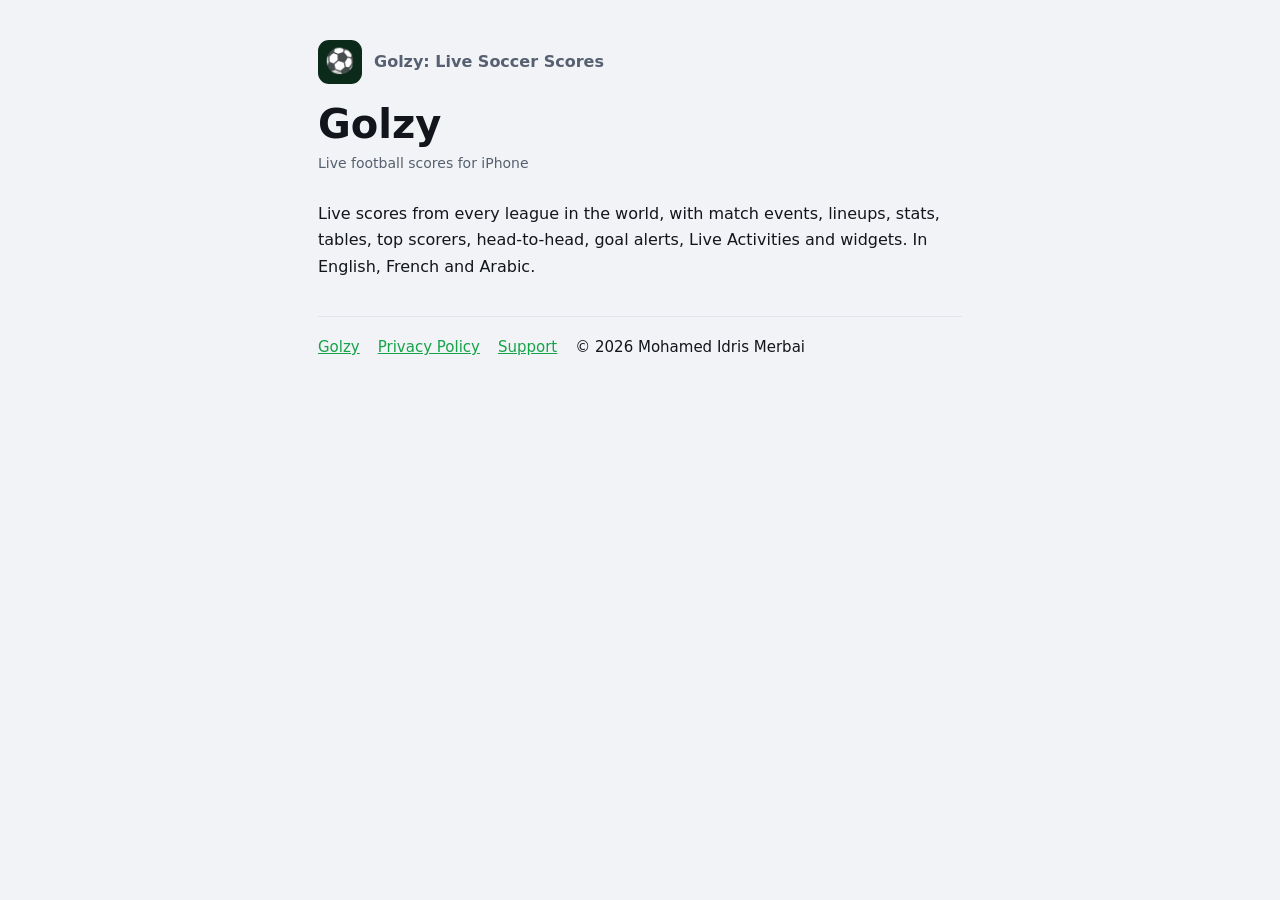
<file: index.html>
<!doctype html>
<html lang="en">
<head>
<meta charset="utf-8">
<meta name="viewport" content="width=device-width, initial-scale=1">
<title>Golzy</title>
<link rel="stylesheet" href="style.css">
</head>
<body>
<main>
<div class="brand"><div class="mark">⚽</div><span>Golzy: Live Soccer Scores</span></div>
<h1>Golzy</h1>
<p class="date">Live football scores for iPhone</p>
<p>Live scores from every league in the world, with match events, lineups, stats, tables, top scorers, head-to-head, goal alerts, Live Activities and widgets. In English, French and Arabic.</p>
<nav><a href="index.html">Golzy</a><a href="privacy.html">Privacy Policy</a><a href="support.html">Support</a><span>© 2026 Mohamed Idris Merbai</span></nav>
</main>
</body>
</html>
</file>
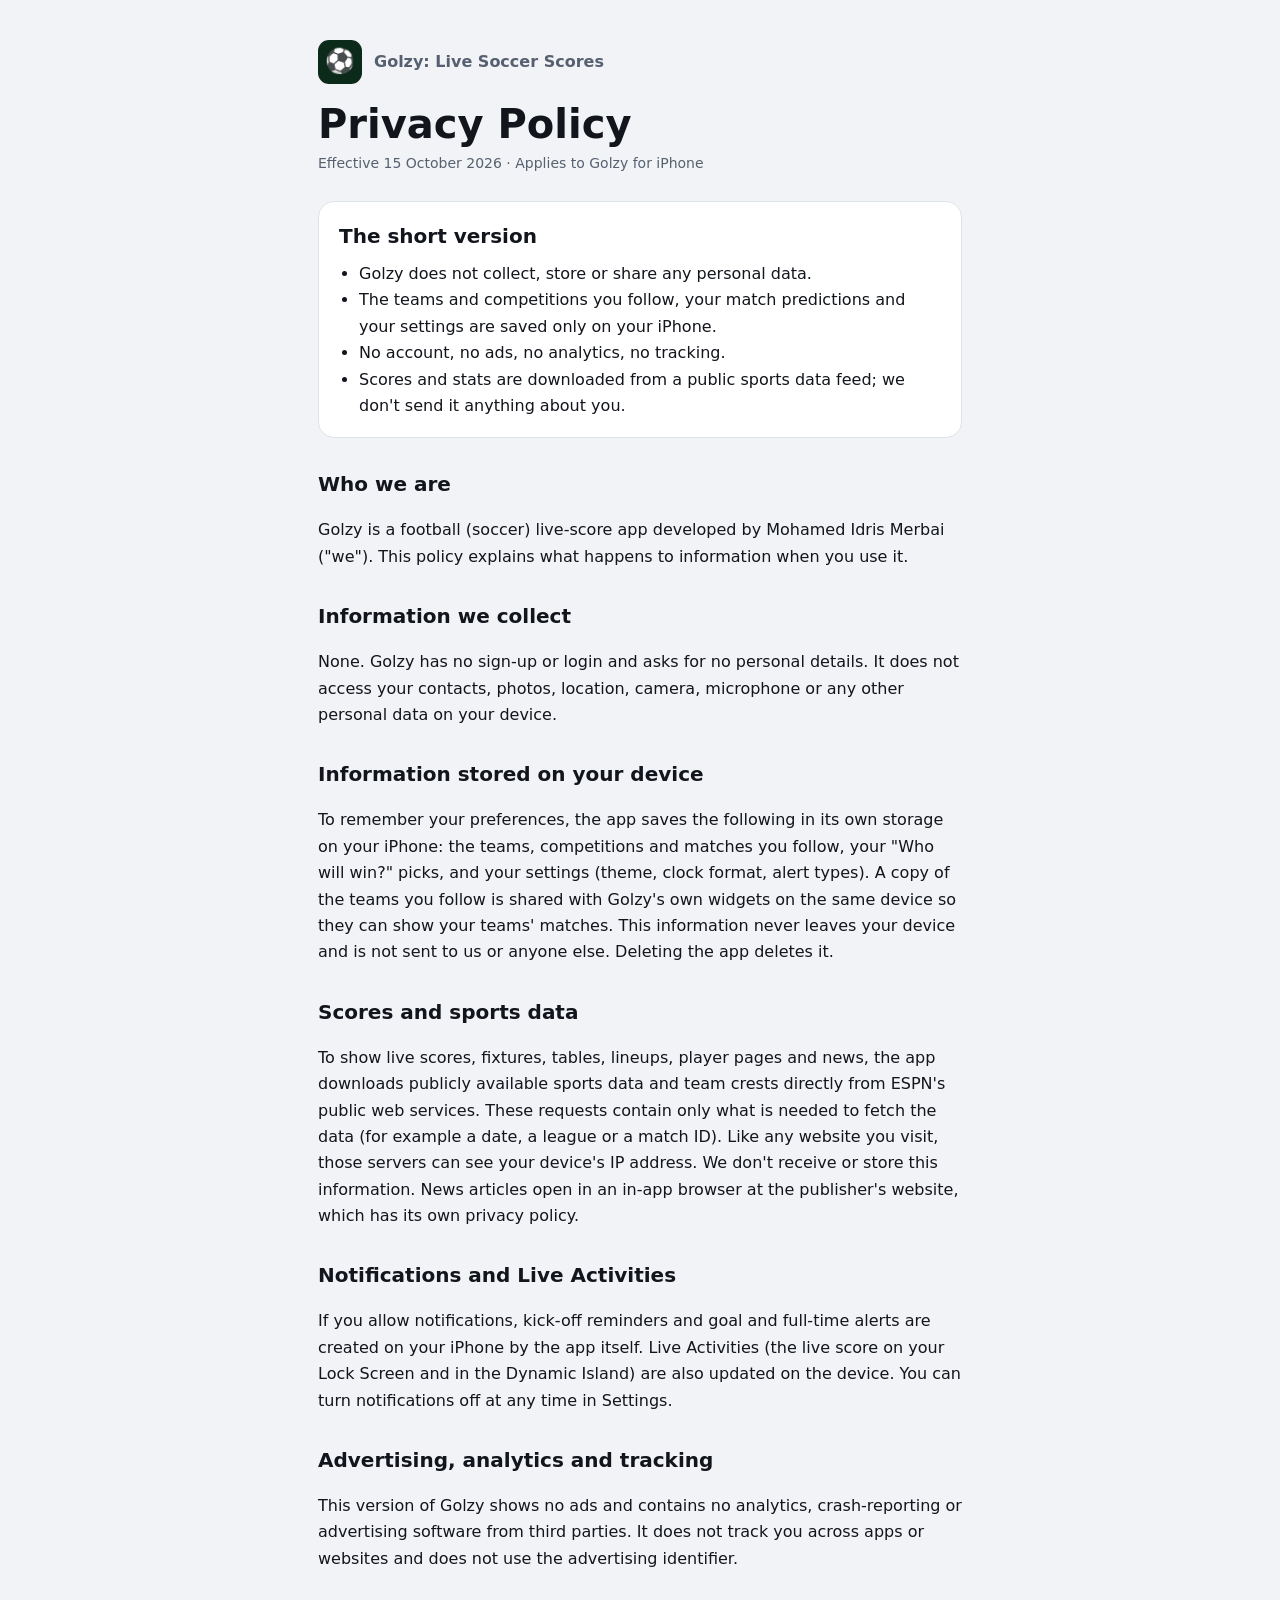
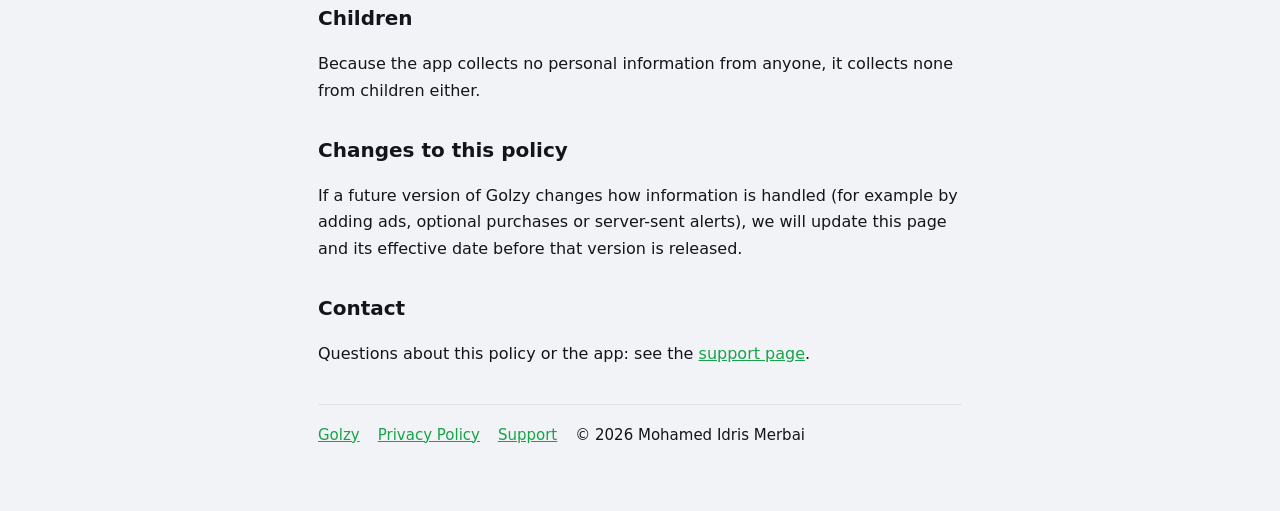
<file: privacy.html>
<!doctype html>
<html lang="en">
<head>
<meta charset="utf-8">
<meta name="viewport" content="width=device-width, initial-scale=1">
<title>Golzy Privacy Policy</title>
<link rel="stylesheet" href="style.css">
</head>
<body>
<main>
<div class="brand"><div class="mark">⚽</div><span>Golzy: Live Soccer Scores</span></div>
<h1>Privacy Policy</h1>
<p class="date">Effective 15 October 2026 · Applies to Golzy for iPhone</p>
<div class="summary">
<h2>The short version</h2>
<ul>
<li>Golzy does not collect, store or share any personal data.</li>
<li>The teams and competitions you follow, your match predictions and your settings are saved only on your iPhone.</li>
<li>No account, no ads, no analytics, no tracking.</li>
<li>Scores and stats are downloaded from a public sports data feed; we don't send it anything about you.</li>
</ul>
</div>

<h2>Who we are</h2>
<p>Golzy is a football (soccer) live-score app developed by Mohamed Idris Merbai ("we"). This policy explains what happens to information when you use it.</p>

<h2>Information we collect</h2>
<p>None. Golzy has no sign-up or login and asks for no personal details. It does not access your contacts, photos, location, camera, microphone or any other personal data on your device.</p>

<h2>Information stored on your device</h2>
<p>To remember your preferences, the app saves the following in its own storage on your iPhone: the teams, competitions and matches you follow, your "Who will win?" picks, and your settings (theme, clock format, alert types). A copy of the teams you follow is shared with Golzy's own widgets on the same device so they can show your teams' matches. This information never leaves your device and is not sent to us or anyone else. Deleting the app deletes it.</p>

<h2>Scores and sports data</h2>
<p>To show live scores, fixtures, tables, lineups, player pages and news, the app downloads publicly available sports data and team crests directly from ESPN's public web services. These requests contain only what is needed to fetch the data (for example a date, a league or a match ID). Like any website you visit, those servers can see your device's IP address. We don't receive or store this information. News articles open in an in-app browser at the publisher's website, which has its own privacy policy.</p>

<h2>Notifications and Live Activities</h2>
<p>If you allow notifications, kick-off reminders and goal and full-time alerts are created on your iPhone by the app itself. Live Activities (the live score on your Lock Screen and in the Dynamic Island) are also updated on the device. You can turn notifications off at any time in Settings.</p>

<h2>Advertising, analytics and tracking</h2>
<p>This version of Golzy shows no ads and contains no analytics, crash-reporting or advertising software from third parties. It does not track you across apps or websites and does not use the advertising identifier.</p>

<h2>Children</h2>
<p>Because the app collects no personal information from anyone, it collects none from children either.</p>

<h2>Changes to this policy</h2>
<p>If a future version of Golzy changes how information is handled (for example by adding ads, optional purchases or server-sent alerts), we will update this page and its effective date before that version is released.</p>

<h2>Contact</h2>
<p>Questions about this policy or the app: see the <a href="support.html">support page</a>.</p>
<nav><a href="index.html">Golzy</a><a href="privacy.html">Privacy Policy</a><a href="support.html">Support</a><span>© 2026 Mohamed Idris Merbai</span></nav>
</main>
</body>
</html>
</file>
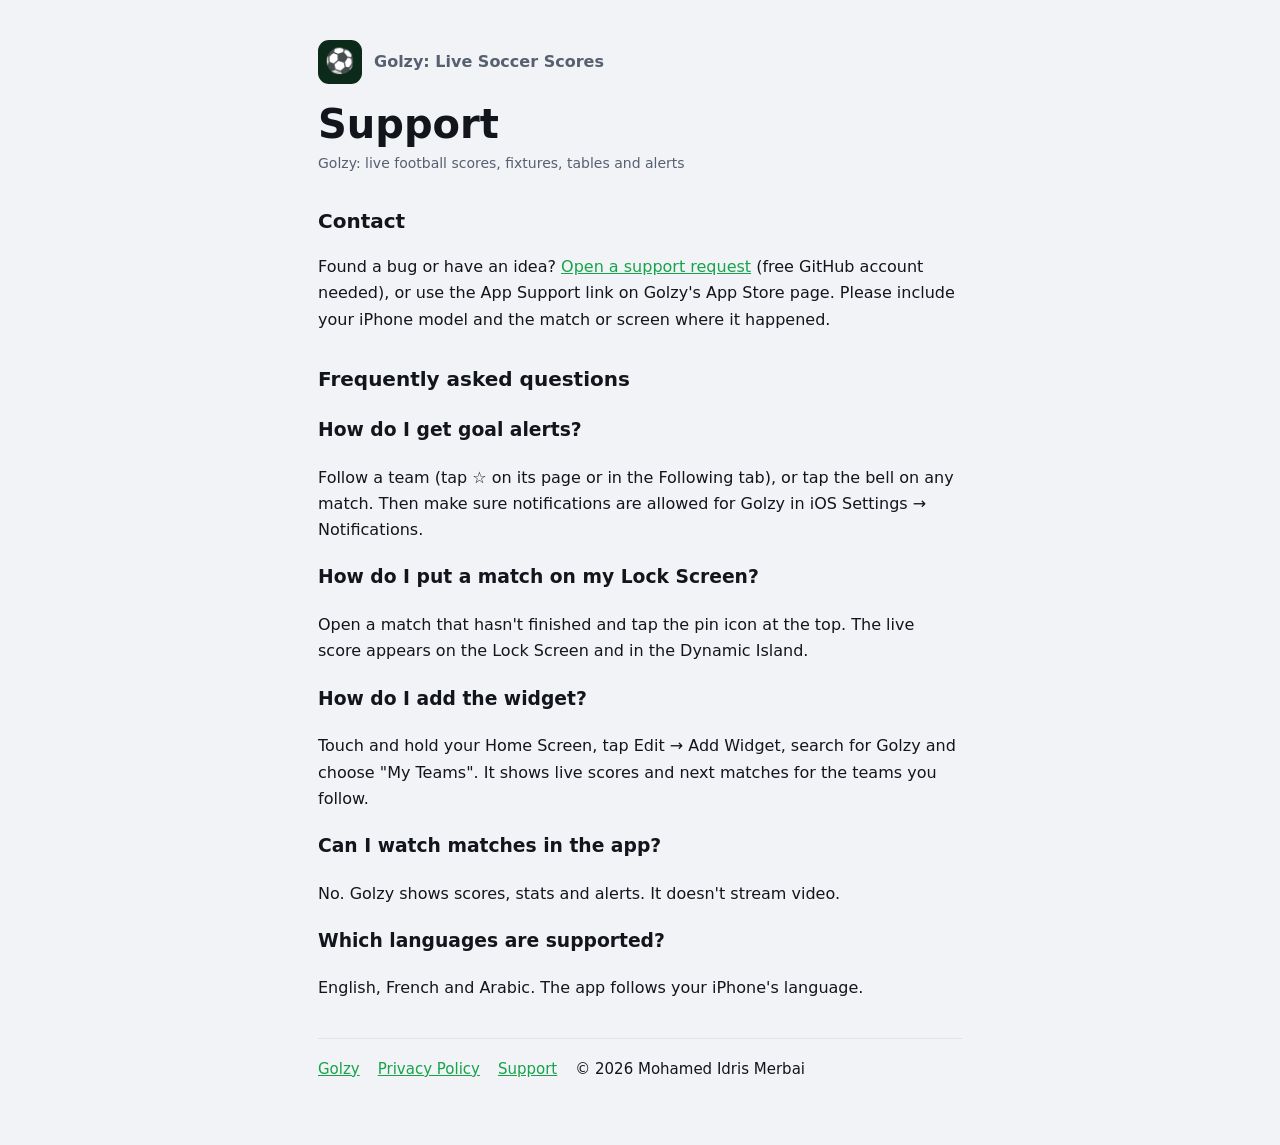
<file: support.html>
<!doctype html>
<html lang="en">
<head>
<meta charset="utf-8">
<meta name="viewport" content="width=device-width, initial-scale=1">
<title>Golzy Support</title>
<link rel="stylesheet" href="style.css">
</head>
<body>
<main>
<div class="brand"><div class="mark">⚽</div><span>Golzy: Live Soccer Scores</span></div>
<h1>Support</h1>
<p class="date">Golzy: live football scores, fixtures, tables and alerts</p>

<h2>Contact</h2>
<p>Found a bug or have an idea? <a href="https://github.com/ahmedhidousssiii-collab/golzy/issues/new">Open a support request</a> (free GitHub account needed), or use the App Support link on Golzy's App Store page. Please include your iPhone model and the match or screen where it happened.</p>

<h2>Frequently asked questions</h2>
<h3>How do I get goal alerts?</h3>
<p>Follow a team (tap ☆ on its page or in the Following tab), or tap the bell on any match. Then make sure notifications are allowed for Golzy in iOS Settings → Notifications.</p>
<h3>How do I put a match on my Lock Screen?</h3>
<p>Open a match that hasn't finished and tap the pin icon at the top. The live score appears on the Lock Screen and in the Dynamic Island.</p>
<h3>How do I add the widget?</h3>
<p>Touch and hold your Home Screen, tap Edit → Add Widget, search for Golzy and choose "My Teams". It shows live scores and next matches for the teams you follow.</p>
<h3>Can I watch matches in the app?</h3>
<p>No. Golzy shows scores, stats and alerts. It doesn't stream video.</p>
<h3>Which languages are supported?</h3>
<p>English, French and Arabic. The app follows your iPhone's language.</p>
<nav><a href="index.html">Golzy</a><a href="privacy.html">Privacy Policy</a><a href="support.html">Support</a><span>© 2026 Mohamed Idris Merbai</span></nav>
</main>
</body>
</html>
</file>
<file: style.css>
:root { --ground:#0d0f14; --surface:#171a21; --text:#eef1f5; --muted:#a3acbb; --line:#262b35; --accent:#2ed973; color-scheme: dark; }
@media (prefers-color-scheme: light) { :root { --ground:#f2f3f6; --surface:#fff; --text:#12151b; --muted:#566070; --line:#dfe3ea; --accent:#16a34a; color-scheme: light; } }
* { box-sizing: border-box; }
body { margin:0; background:var(--ground); color:var(--text); font:16px/1.65 -apple-system,BlinkMacSystemFont,"Segoe UI",system-ui,sans-serif; }
main { max-width:680px; margin:0 auto; padding:40px 18px 64px; }
.brand { display:flex; align-items:center; gap:12px; margin-bottom:18px; }
.mark { width:44px; height:44px; border-radius:11px; background:#0b2a1a; display:grid; place-items:center; font-size:24px; }
.brand span { font-weight:700; color:var(--muted); }
h1 { font-size:clamp(30px,6vw,40px); line-height:1.1; margin:0 0 6px; }
h2 { font-size:20px; margin:30px 0 8px; }
.date { color:var(--muted); font-size:14px; margin:0 0 26px; }
.summary { background:var(--surface); border:1px solid var(--line); border-radius:16px; padding:18px 20px; margin-bottom:30px; }
.summary h2 { margin-top:0; }
.summary ul { margin:0; padding-left:20px; }
a { color:var(--accent); }
nav { margin-top:36px; padding-top:18px; border-top:1px solid var(--line); display:flex; gap:18px; flex-wrap:wrap; font-size:15px; }
</file>
